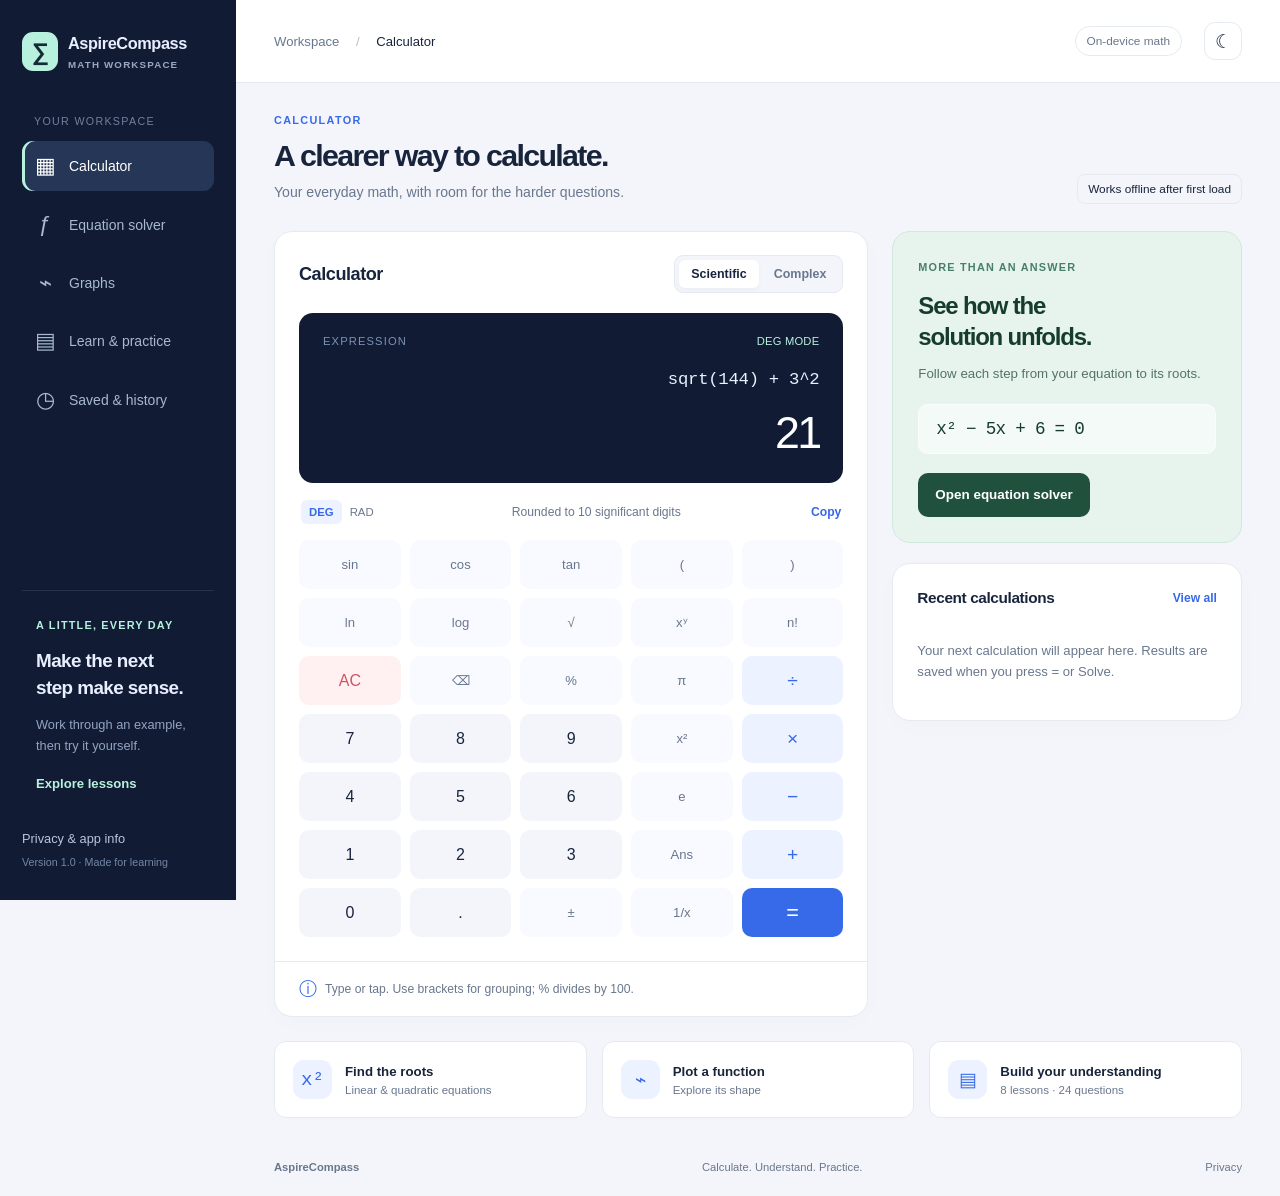
<file: index.html>
<!doctype html>
<html lang="en">
<head>
 <meta charset="utf-8"><meta name="viewport" content="width=device-width, initial-scale=1, viewport-fit=cover">
 <meta name="theme-color" content="#111c34"><meta name="description" content="AspireCompass: scientific calculator, algebra solutions with steps, complex numbers, graphs and guided math practice.">
 <meta http-equiv="Content-Security-Policy" content="default-src 'self'; script-src 'self'; style-src 'self' 'unsafe-inline'; img-src 'self' data:; connect-src 'self'; object-src 'none'; base-uri 'none'">
 <title>AspireCompass · Math workspace</title><link rel="icon" href="icon.svg" type="image/svg+xml"><link rel="manifest" href="manifest.webmanifest"><link rel="stylesheet" href="styles.css">
 <script defer src="math-engine.js"></script><script defer src="lessons.js"></script><script defer src="app.js"></script>
</head>
<body>
 <div class="app-shell">
  <aside class="sidebar">
   <a class="brand" href="#calculator"><span class="brand-symbol">∑</span><span>AspireCompass<small>MATH WORKSPACE</small></span></a>
   <div class="nav-label">YOUR WORKSPACE</div>
   <nav aria-label="Main navigation" class="main-nav">
    <a href="#calculator" data-route="calculator"><span class="nav-icon">▦</span>Calculator</a>
    <a href="#solver" data-route="solver"><span class="nav-icon">ƒ</span>Equation solver</a>
    <a href="#graph" data-route="graph"><span class="nav-icon">⌁</span>Graphs</a>
    <a href="#learn" data-route="learn"><span class="nav-icon">▤</span>Learn & practice</a>
    <a href="#history" data-route="history"><span class="nav-icon">◷</span>Saved & history</a>
   </nav>
   <div class="sidebar-note"><span class="tiny-title">A LITTLE, EVERY DAY</span><h3>Make the next<br>step make sense.</h3><p>Work through an example,<br>then try it yourself.</p><a href="#learn" class="sidebar-link">Explore lessons</a></div>
   <div class="sidebar-bottom"><button data-action="privacy">Privacy & app info</button><span>Version 1.0 · Made for learning</span></div>
  </aside>
  <div class="workspace">
   <header class="topbar"><a href="#calculator" class="mobile-brand"><span class="brand-symbol">∑</span>AspireCompass</a><div class="breadcrumb">Workspace <span>/</span> <strong id="breadcrumb-title">Calculator</strong></div><div class="top-actions"><span class="local-badge">On-device math</span><button class="icon-button" id="theme-button" data-action="theme" aria-label="Switch color theme" title="Switch color theme">☾</button></div></header>
   <main id="content" tabindex="-1"></main>
   <footer class="workspace-footer"><span>AspireCompass</span><span>Calculate. Understand. Practice.</span><button data-action="privacy">Privacy</button></footer>
  </div>
 </div>
 <nav class="bottom-nav" aria-label="Mobile navigation"><a href="#calculator" data-route="calculator"><span>▦</span>Calculate</a><a href="#solver" data-route="solver"><span>ƒ</span>Solve</a><a href="#graph" data-route="graph"><span>⌁</span>Graph</a><a href="#learn" data-route="learn"><span>▤</span>Learn</a><a href="#history" data-route="history"><span>◷</span>Saved</a></nav>
 <div id="toast" role="status" aria-live="polite"></div>
 <dialog id="info-dialog"><div class="dialog-top"><h2>Privacy & app info</h2><button class="icon-button" data-action="close-dialog" aria-label="Close">×</button></div><div class="dialog-content"><p><strong>Your math stays on your device.</strong> This version has no accounts, advertisements, analytics SDKs or AI services. Expressions and practice answers are processed locally.</p><h3>What is stored</h3><p>Calculation history, bookmarks, practice progress, theme and angle settings are saved in this browser or WebView. Clear them in Saved & history. Clearing browser/app storage also removes them.</p><h3>Website hosting</h3><p>When hosted on GitHub Pages, GitHub processes hosting requests and may log IP addresses for security. Calculations are not sent to the host. <a href="https://docs.github.com/en/site-policy/privacy-policies/github-general-privacy-statement" target="_blank" rel="noopener">GitHub privacy statement</a>.</p><h3>Supported mathematics</h3><p>The equation solver handles real-coefficient linear and quadratic polynomials, including complex roots. The systems solver handles 2 or 3 linear equations. Graphs show sampled real-valued functions. Results use floating-point arithmetic and are displayed rounded; near-singular systems and extreme numbers may need higher-precision tools.</p><h3>About AspireCompass</h3><p>Math Calculator & Solver · Version 1.0<br>Original lessons and deterministic mathematical solutions.</p><p>For support, open an issue in the GitHub repository hosting this app. The repository owner can add a direct support email before publishing.</p></div></dialog>
</body>
</html>
</file>
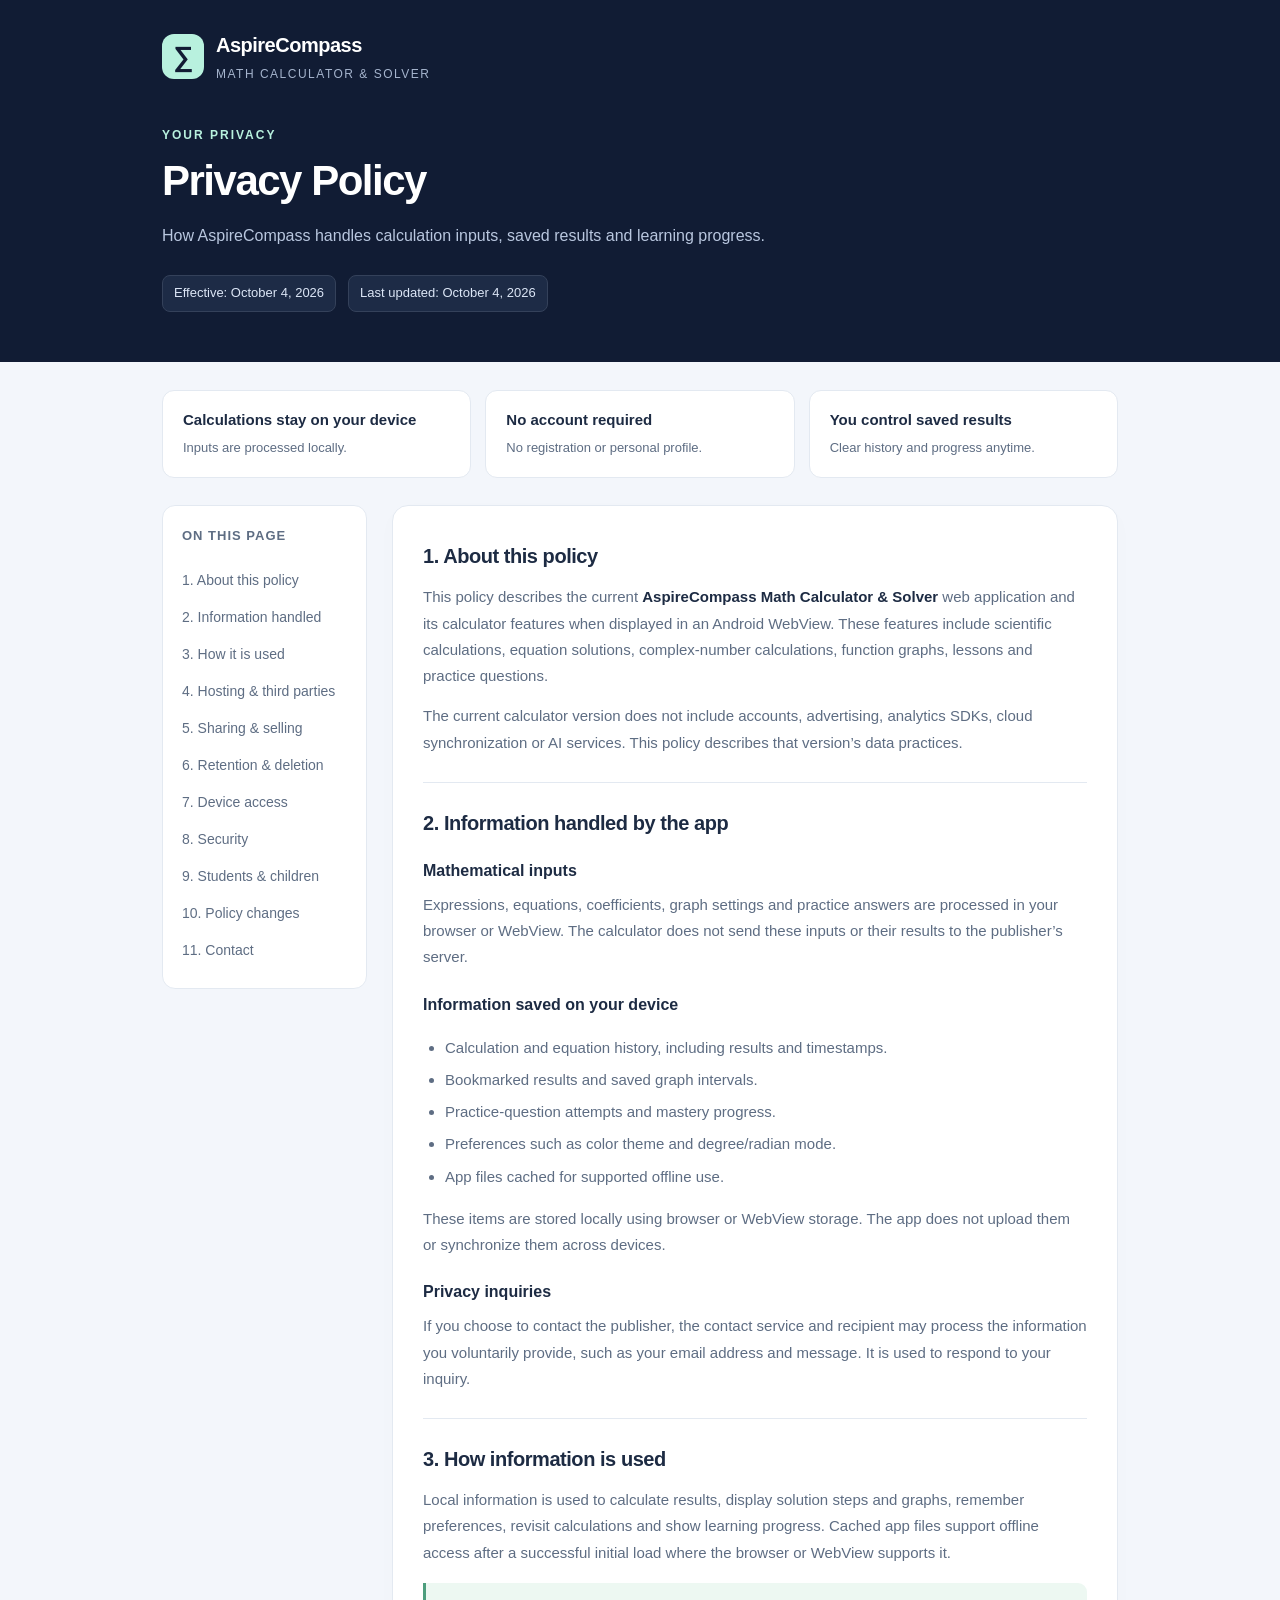
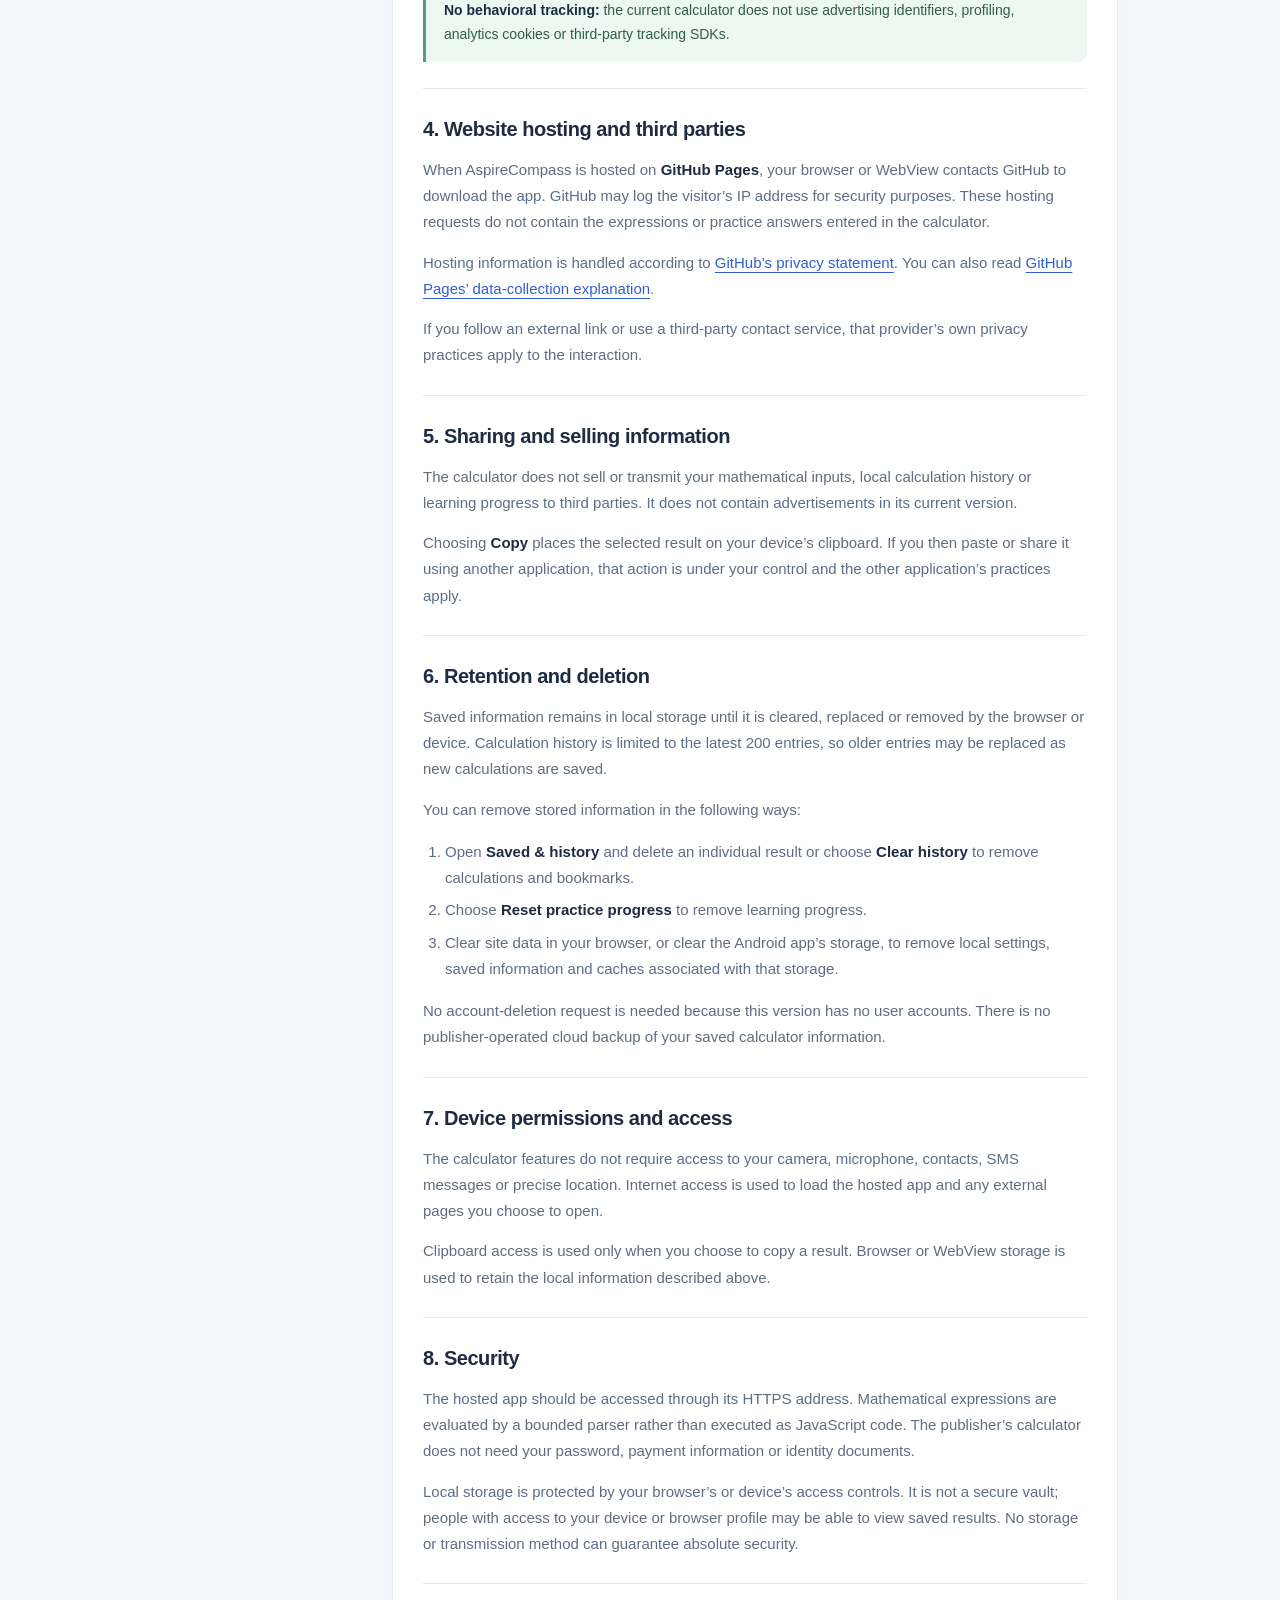
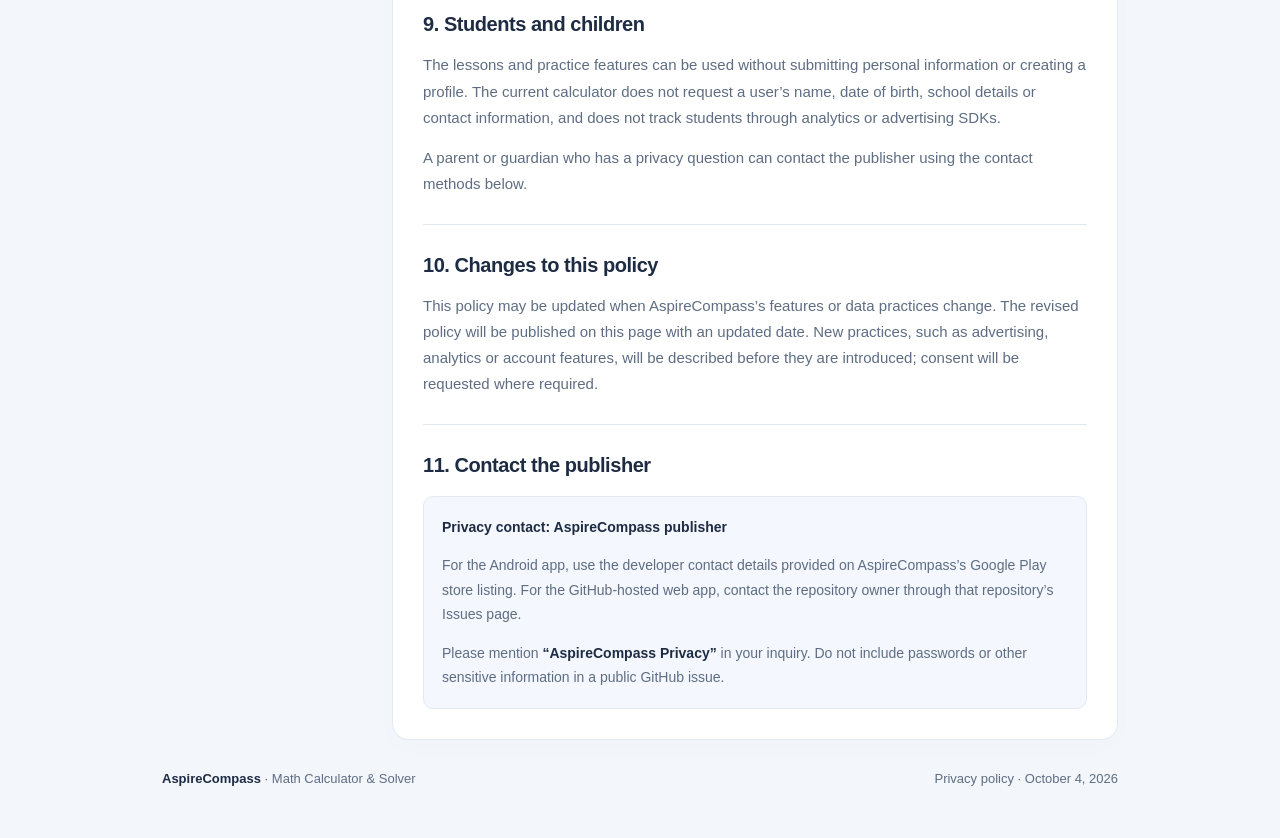
<file: privacy.html>
<!doctype html>
<html lang="en">
<head>
  <meta charset="utf-8">
  <meta name="viewport" content="width=device-width, initial-scale=1">
  <meta name="theme-color" content="#111c34">
  <meta name="description" content="Privacy policy for AspireCompass Math Calculator & Solver, including local calculation history, practice progress and website hosting.">
  <meta name="color-scheme" content="light">
  <title>Privacy Policy | AspireCompass</title>
  <style>
    :root{--navy:#111c34;--ink:#1d2b43;--muted:#5e6d83;--line:#e3e9f1;--mint:#b8f1de;--blue:#315fd1;--paper:#fff;--bg:#f3f6fb}
    *{box-sizing:border-box}html{scroll-behavior:smooth;scroll-padding-top:24px}body{margin:0;background:var(--bg);color:var(--ink);font-family:Inter,-apple-system,BlinkMacSystemFont,"Segoe UI",Arial,sans-serif;font-size:16px;line-height:1.75}a{color:var(--blue);text-underline-offset:4px;overflow-wrap:anywhere}a:hover{text-decoration-thickness:2px}a:focus-visible{outline:3px solid #78a4ff;outline-offset:5px;border-radius:3px}h1,h2,h3,p{margin:0}p+p{margin-top:14px}.skip-link{position:absolute;left:16px;top:-100px;background:white;padding:12px;z-index:10}.skip-link:focus{top:12px}
    .masthead{background:var(--navy);color:white}.masthead-inner{max-width:1020px;margin:auto;padding:28px 32px 50px}.brand{display:flex;align-items:center;gap:12px;font-weight:700;font-size:20px;letter-spacing:-.5px}.brand-mark{display:grid;place-items:center;width:42px;height:45px;border-radius:12px;color:var(--navy);background:var(--mint);font-size:28px;line-height:1}.brand-subtitle{display:block;font-size:12px;letter-spacing:1.5px;text-transform:uppercase;font-weight:500;color:#a5b4cd;margin-top:1px}.eyebrow{margin-top:40px;color:var(--mint);font-size:12px;letter-spacing:2px;font-weight:700;text-transform:uppercase}h1{font-size:42px;line-height:1.2;letter-spacing:-1.5px;margin-top:10px}.intro{color:#b9c7df;max-width:650px;font-size:16px;margin-top:16px}.date-row{display:flex;gap:12px;flex-wrap:wrap;margin-top:25px}.date-row span{font-size:13px;background:#1d2b46;border:1px solid #34415a;border-radius:8px;padding:6px 11px;color:#dce6f6}
    .page{max-width:1020px;margin:0 auto;padding:28px 32px 48px}.summary{display:grid;grid-template-columns:repeat(3,1fr);gap:14px;margin-bottom:27px}.summary-item{background:var(--paper);border:1px solid var(--line);border-radius:12px;padding:18px 20px}.summary-item strong{display:block;font-size:15px;line-height:1.5}.summary-item span{display:block;font-size:13px;color:var(--muted);margin-top:5px}.content-grid{display:grid;grid-template-columns:205px minmax(0,1fr);gap:25px;align-items:start}.contents{position:sticky;top:25px;padding:19px;background:var(--paper);border:1px solid var(--line);border-radius:13px}.contents h2{font-size:13px;color:var(--muted);letter-spacing:1px;text-transform:uppercase;margin-bottom:14px}.contents a{display:block;text-decoration:none;color:var(--muted);font-size:14px;line-height:1.5;padding:8px 0}.contents a:hover{color:var(--blue)}.policy{background:var(--paper);border:1px solid var(--line);border-radius:16px;padding:10px 30px 30px;box-shadow:0 6px 24px #111c3404}.policy section{padding:26px 0;border-bottom:1px solid var(--line);scroll-margin-top:25px}.policy section:last-child{border:0;padding-bottom:0}.policy h2{font-size:20px;line-height:1.4;letter-spacing:-.45px;margin-bottom:14px}.policy h3{font-size:16px;margin:20px 0 7px}.policy p,.policy li{font-size:15px;color:var(--muted)}.policy strong{color:var(--ink);font-weight:600}.policy ul,.policy ol{margin:13px 0;padding-left:22px}.policy li{padding:3px 0}.note{background:#edf8f2;border-left:3px solid #4d9e7d;border-radius:0 9px 9px 0;padding:15px 18px;margin-top:17px}.note p{color:#315c49;font-size:14px}.contact-box{background:#f4f7fd;border:1px solid var(--line);border-radius:10px;padding:18px;margin-top:17px}.contact-box p{font-size:14px}.footer{display:flex;justify-content:space-between;gap:15px;margin-top:28px;color:var(--muted);font-size:13px}.footer strong{color:var(--ink);font-weight:600}
    @media(max-width:760px){.masthead-inner{padding:24px 22px 35px}.eyebrow{margin-top:30px}h1{font-size:35px}.intro{font-size:15px}.page{padding:22px 18px 35px}.content-grid{grid-template-columns:1fr;gap:18px}.contents{position:static;padding:18px 20px}.contents nav{display:grid;grid-template-columns:1fr 1fr;column-gap:17px}.contents a{font-size:14px}.policy{padding:5px 23px 25px}.summary{gap:10px;margin-bottom:20px}.summary-item{padding:15px 13px}.summary-item strong{font-size:14px}.summary-item span{font-size:12px}.footer{font-size:12px}}
    @media(max-width:430px){.brand{font-size:19px}.brand-subtitle{font-size:11px}.summary{grid-template-columns:1fr}.summary-item{padding:14px 18px}.summary-item strong{font-size:15px}.summary-item span{font-size:13px}.policy{padding:4px 20px 23px}.policy h2{font-size:19px}.policy p,.policy li{font-size:15px}.date-row{gap:8px}.date-row span{font-size:12px}.footer{flex-direction:column;gap:3px}}
    @media(prefers-reduced-motion:reduce){html{scroll-behavior:auto}}
    @media print{body{background:white;color:#111}.masthead{background:white;color:#111;border-bottom:1px solid #ccc}.masthead-inner{padding:15px 0 22px}.brand-mark{border:1px solid #999}.brand-subtitle,.intro,.eyebrow{color:#444}.date-row span{background:white;color:#333;border-color:#ccc}.page{max-width:none;padding:20px 0}.contents,.summary,.skip-link{display:none}.content-grid{display:block}.policy{border:0;box-shadow:none;padding:0}.policy section{break-inside:avoid}.footer{margin-top:18px}h1{font-size:30px}a{color:#111}}
  </style>
</head>
<body>
  <a class="skip-link" href="#policy">Skip to privacy policy</a>
  <header class="masthead">
    <div class="masthead-inner">
      <div class="brand"><span class="brand-mark" aria-hidden="true">∑</span><div>AspireCompass<span class="brand-subtitle">Math Calculator &amp; Solver</span></div></div>
      <p class="eyebrow">Your privacy</p>
      <h1>Privacy Policy</h1>
      <p class="intro">How AspireCompass handles calculation inputs, saved results and learning progress.</p>
      <div class="date-row"><span>Effective: October 4, 2026</span><span>Last updated: October 4, 2026</span></div>
    </div>
  </header>
  <main class="page">
    <div class="summary" aria-label="Privacy overview">
      <div class="summary-item"><strong>Calculations stay on your device</strong><span>Inputs are processed locally.</span></div>
      <div class="summary-item"><strong>No account required</strong><span>No registration or personal profile.</span></div>
      <div class="summary-item"><strong>You control saved results</strong><span>Clear history and progress anytime.</span></div>
    </div>
    <div class="content-grid">
      <aside class="contents" aria-label="Policy contents">
        <h2>On this page</h2>
        <nav>
          <a href="#scope">1. About this policy</a><a href="#information">2. Information handled</a><a href="#use">3. How it is used</a><a href="#hosting">4. Hosting &amp; third parties</a><a href="#sharing">5. Sharing &amp; selling</a><a href="#retention">6. Retention &amp; deletion</a><a href="#permissions">7. Device access</a><a href="#security">8. Security</a><a href="#students">9. Students &amp; children</a><a href="#changes">10. Policy changes</a><a href="#contact">11. Contact</a>
        </nav>
      </aside>
      <article class="policy" id="policy" aria-label="AspireCompass privacy policy">
        <section id="scope">
          <h2>1. About this policy</h2>
          <p>This policy describes the current <strong>AspireCompass Math Calculator &amp; Solver</strong> web application and its calculator features when displayed in an Android WebView. These features include scientific calculations, equation solutions, complex-number calculations, function graphs, lessons and practice questions.</p>
          <p>The current calculator version does not include accounts, advertising, analytics SDKs, cloud synchronization or AI services. This policy describes that version’s data practices.</p>
        </section>
        <section id="information">
          <h2>2. Information handled by the app</h2>
          <h3>Mathematical inputs</h3>
          <p>Expressions, equations, coefficients, graph settings and practice answers are processed in your browser or WebView. The calculator does not send these inputs or their results to the publisher’s server.</p>
          <h3>Information saved on your device</h3>
          <ul>
            <li>Calculation and equation history, including results and timestamps.</li>
            <li>Bookmarked results and saved graph intervals.</li>
            <li>Practice-question attempts and mastery progress.</li>
            <li>Preferences such as color theme and degree/radian mode.</li>
            <li>App files cached for supported offline use.</li>
          </ul>
          <p>These items are stored locally using browser or WebView storage. The app does not upload them or synchronize them across devices.</p>
          <h3>Privacy inquiries</h3>
          <p>If you choose to contact the publisher, the contact service and recipient may process the information you voluntarily provide, such as your email address and message. It is used to respond to your inquiry.</p>
        </section>
        <section id="use">
          <h2>3. How information is used</h2>
          <p>Local information is used to calculate results, display solution steps and graphs, remember preferences, revisit calculations and show learning progress. Cached app files support offline access after a successful initial load where the browser or WebView supports it.</p>
          <div class="note"><p><strong>No behavioral tracking:</strong> the current calculator does not use advertising identifiers, profiling, analytics cookies or third-party tracking SDKs.</p></div>
        </section>
        <section id="hosting">
          <h2>4. Website hosting and third parties</h2>
          <p>When AspireCompass is hosted on <strong>GitHub Pages</strong>, your browser or WebView contacts GitHub to download the app. GitHub may log the visitor’s IP address for security purposes. These hosting requests do not contain the expressions or practice answers entered in the calculator.</p>
          <p>Hosting information is handled according to <a href="https://docs.github.com/en/site-policy/privacy-policies/github-general-privacy-statement" target="_blank" rel="noopener noreferrer">GitHub’s privacy statement</a>. You can also read <a href="https://docs.github.com/en/pages/getting-started-with-github-pages/what-is-github-pages#data-collection" target="_blank" rel="noopener noreferrer">GitHub Pages’ data-collection explanation</a>.</p>
          <p>If you follow an external link or use a third-party contact service, that provider’s own privacy practices apply to the interaction.</p>
        </section>
        <section id="sharing">
          <h2>5. Sharing and selling information</h2>
          <p>The calculator does not sell or transmit your mathematical inputs, local calculation history or learning progress to third parties. It does not contain advertisements in its current version.</p>
          <p>Choosing <strong>Copy</strong> places the selected result on your device’s clipboard. If you then paste or share it using another application, that action is under your control and the other application’s practices apply.</p>
        </section>
        <section id="retention">
          <h2>6. Retention and deletion</h2>
          <p>Saved information remains in local storage until it is cleared, replaced or removed by the browser or device. Calculation history is limited to the latest 200 entries, so older entries may be replaced as new calculations are saved.</p>
          <p>You can remove stored information in the following ways:</p>
          <ol>
            <li>Open <strong>Saved &amp; history</strong> and delete an individual result or choose <strong>Clear history</strong> to remove calculations and bookmarks.</li>
            <li>Choose <strong>Reset practice progress</strong> to remove learning progress.</li>
            <li>Clear site data in your browser, or clear the Android app’s storage, to remove local settings, saved information and caches associated with that storage.</li>
          </ol>
          <p>No account-deletion request is needed because this version has no user accounts. There is no publisher-operated cloud backup of your saved calculator information.</p>
        </section>
        <section id="permissions">
          <h2>7. Device permissions and access</h2>
          <p>The calculator features do not require access to your camera, microphone, contacts, SMS messages or precise location. Internet access is used to load the hosted app and any external pages you choose to open.</p>
          <p>Clipboard access is used only when you choose to copy a result. Browser or WebView storage is used to retain the local information described above.</p>
        </section>
        <section id="security">
          <h2>8. Security</h2>
          <p>The hosted app should be accessed through its HTTPS address. Mathematical expressions are evaluated by a bounded parser rather than executed as JavaScript code. The publisher’s calculator does not need your password, payment information or identity documents.</p>
          <p>Local storage is protected by your browser’s or device’s access controls. It is not a secure vault; people with access to your device or browser profile may be able to view saved results. No storage or transmission method can guarantee absolute security.</p>
        </section>
        <section id="students">
          <h2>9. Students and children</h2>
          <p>The lessons and practice features can be used without submitting personal information or creating a profile. The current calculator does not request a user’s name, date of birth, school details or contact information, and does not track students through analytics or advertising SDKs.</p>
          <p>A parent or guardian who has a privacy question can contact the publisher using the contact methods below.</p>
        </section>
        <section id="changes">
          <h2>10. Changes to this policy</h2>
          <p>This policy may be updated when AspireCompass’s features or data practices change. The revised policy will be published on this page with an updated date. New practices, such as advertising, analytics or account features, will be described before they are introduced; consent will be requested where required.</p>
        </section>
        <section id="contact">
          <h2>11. Contact the publisher</h2>
          <!-- To provide direct email support, replace the contact paragraph below with your real support address and a mailto link. No email address has been invented. -->
          <div class="contact-box">
            <p><strong>Privacy contact: AspireCompass publisher</strong></p>
            <p>For the Android app, use the developer contact details provided on AspireCompass’s Google Play store listing. For the GitHub-hosted web app, contact the repository owner through that repository’s Issues page.</p>
            <p>Please mention <strong>“AspireCompass Privacy”</strong> in your inquiry. Do not include passwords or other sensitive information in a public GitHub issue.</p>
          </div>
        </section>
      </article>
    </div>
    <footer class="footer"><span><strong>AspireCompass</strong> · Math Calculator &amp; Solver</span><span>Privacy policy · October 4, 2026</span></footer>
  </main>
</body>
</html>
</file>
<file: styles.css>
:root{font-family:Inter,ui-sans-serif,-apple-system,BlinkMacSystemFont,"Segoe UI",sans-serif;color:#17243c;background:#f3f5fa;font-size:16px;--bg:#f3f5fa;--card:#fff;--ink:#17243c;--muted:#69778e;--line:#e5eaf2;--accent:#376ae8;--accent-soft:#ecf2ff;--purple:#805fd3;--mint:#b8f1de;--input:#f8faff;--shadow:0 6px 24px #12234404}
*{box-sizing:border-box}body{margin:0}a{color:inherit;text-decoration:none}button,input,select{font:inherit}button,a,input,select{ -webkit-tap-highlight-color:transparent }button{cursor:pointer}button:disabled{cursor:default;opacity:.5}button:focus-visible,a:focus-visible,input:focus-visible,select:focus-visible{outline:3px solid #6899ff;outline-offset:3px}button{border:0}input,select{color:var(--ink)}button{color:inherit}h1,h2,h3,p{margin:0}h1{font-size:1.9rem;letter-spacing:-.055em;line-height:1.25}h2{font-size:1.13rem;letter-spacing:-.025em}h3{font-size:1rem;line-height:1.45}p{line-height:1.65}small{font-size:.8rem}code,.math-text{font-family:"SFMono-Regular",Consolas,monospace}button{background:transparent}.app-shell{display:flex;min-height:100vh}.sidebar{width:236px;background:#111c34;color:#e9efff;position:fixed;inset:0 auto 0 0;display:flex;flex-direction:column;padding:32px 22px;z-index:10}.brand{display:flex;gap:10px;align-items:center;font-size:1.02rem;font-weight:700;letter-spacing:-.025em}.brand-symbol{display:flex;align-items:center;justify-content:center;background:#b8f1de;color:#142a34;width:36px;height:39px;border-radius:11px;font-size:1.5rem;font-weight:700;flex-shrink:0}.brand small{display:block;font-size:.61rem;letter-spacing:.12em;color:#9aa8c3;margin-top:6px}.nav-label{font-size:.67rem;letter-spacing:.12em;color:#6f809f;margin:44px 12px 14px}.main-nav{display:grid;gap:8px}.main-nav a{display:flex;gap:14px;align-items:center;border-radius:11px;padding:14px 13px;color:#a9b7d2;font-size:.875rem;font-weight:500}.main-nav a:hover{background:#1c2944;color:#fff}.main-nav a.active{background:#253657;color:#fff;box-shadow:inset 3px 0 #b8f1de}.nav-icon{width:20px;text-align:center;font-size:1.4rem;line-height:1}.sidebar-note{margin-top:auto;padding:24px 14px;border-top:1px solid #25334b}.tiny-title,.eyebrow{font-size:.68rem;font-weight:700;letter-spacing:.11em}.sidebar-note .tiny-title{color:#b8f1de}.sidebar-note h3{font-size:1.18rem;margin:14px 0 12px;letter-spacing:-.03em;line-height:1.45}.sidebar-note p{font-size:.8rem;color:#93a4c3}.sidebar-link{display:inline-block;color:#b8f1de;font-size:.82rem;font-weight:600;margin-top:20px}.sidebar-bottom{margin-top:15px;display:grid;gap:10px;color:#7487a7;font-size:.67rem}.sidebar-bottom button{text-align:left;padding:0;color:#b9c5dc;font-size:.8rem}.workspace{width:calc(100% - 236px);margin-left:236px}.topbar{height:83px;padding:0 38px;border-bottom:1px solid var(--line);display:flex;align-items:center;justify-content:space-between;background:var(--card)}.breadcrumb{font-size:.82rem;color:var(--muted)}.breadcrumb span{padding:0 13px;color:#b4bed0}.breadcrumb strong{font-weight:500;color:var(--ink)}.top-actions{display:flex;align-items:center;gap:22px}.local-badge{font-size:.74rem;color:var(--muted);border:1px solid var(--line);border-radius:30px;padding:7px 11px}.icon-button{display:grid;place-items:center;width:38px;height:38px;border:1px solid var(--line);border-radius:11px;font-size:1.2rem;background:var(--card)}.mobile-brand,.bottom-nav{display:none}main{padding:31px 38px 20px;max-width:1390px;margin:auto;min-height:calc(100vh - 160px)}.page-heading{display:flex;align-items:flex-end;justify-content:space-between;gap:20px;margin-bottom:27px}.page-heading p{color:var(--muted);font-size:.88rem;margin-top:7px}.section-kicker{display:block;color:var(--accent);font-size:.68rem;font-weight:700;letter-spacing:.12em;margin-bottom:10px}.pill{font-size:.74rem;padding:7px 10px;border:1px solid var(--line);border-radius:8px;white-space:nowrap}.grid-work{display:grid;grid-template-columns:minmax(340px,1.7fr) minmax(270px,1fr);gap:24px;align-items:start}.card{background:var(--card);border:1px solid var(--line);border-radius:18px;box-shadow:var(--shadow);overflow:hidden}.card-head{padding:23px 24px 20px;display:flex;align-items:center;justify-content:space-between;gap:14px}.subtext{color:var(--muted);font-size:.81rem;line-height:1.6}.tabs{display:flex;padding:4px;background:var(--bg);border:1px solid var(--line);border-radius:9px;gap:3px}.tabs button{font-size:.78rem;padding:7px 12px;border-radius:6px;font-weight:600;color:var(--muted)}.tabs button.active{background:var(--card);color:var(--ink);box-shadow:0 2px 5px #12234409}.calc-screen{background:#111c34;color:#fff;margin:0 24px 17px;border-radius:14px;padding:22px 24px;min-height:170px;display:flex;flex-direction:column;justify-content:space-between}.screen-top{display:flex;align-items:center;justify-content:space-between;color:#7c91b6;font-size:.7rem;letter-spacing:.1em}.screen-top span:last-child{color:#b8f1de;letter-spacing:.02em}.expression{width:100%;background:none;border:none;text-align:right;color:#e9f0ff;font-family:Consolas,monospace;font-size:1.08rem;padding:15px 0 8px;min-height:49px;outline:none;letter-spacing:-.015em}.expression::placeholder{color:#7c91b6}.screen-answer{font-size:2.8rem;line-height:1.25;text-align:right;letter-spacing:-.06em;overflow-wrap:anywhere;font-variant-numeric:tabular-nums}.calc-toolbar{display:flex;align-items:center;justify-content:space-between;padding:0 26px 16px;font-size:.76rem;color:var(--muted);gap:10px}.angle-control button{padding:6px 8px;font-size:.71rem;border-radius:6px}.angle-control button.active{background:var(--accent-soft);color:var(--accent);font-weight:700}.keypad{display:grid;grid-template-columns:repeat(5,minmax(0,1fr));gap:9px;padding:0 24px 24px}.key{background:var(--bg);border:1px solid transparent;border-radius:10px;min-height:49px;font-size:1rem;font-weight:500}.key:hover{border-color:#9fb7ed}.key.function{font-size:.82rem;color:var(--muted);background:var(--input)}.key.operator{background:var(--accent-soft);color:var(--accent);font-size:1.2rem}.key.danger{color:#ce5563;background:#fff0f1}.key.equal{background:var(--accent);color:white;font-size:1.35rem}.calc-hint{border-top:1px solid var(--line);padding:15px 24px;font-size:.76rem;color:var(--muted);display:flex;gap:8px;align-items:center}.calc-hint span{color:var(--accent);font-size:1.1rem}.stack{display:grid;gap:20px}.feature-card{padding:25px;background:#e7f4ee;border:1px solid #d1e8dd;border-radius:18px;color:#163c30;position:relative;overflow:hidden}.feature-card .eyebrow{color:#487f69}.feature-card h2{font-size:1.5rem;margin:15px 0 10px;line-height:1.3;letter-spacing:-.05em}.feature-card p{color:#547366;font-size:.83rem}.feature-formula{background:#ffffff80;border:1px solid #ffffffa0;margin:19px 0;font-family:Consolas,monospace;font-size:1.1rem;padding:14px 17px;border-radius:10px;letter-spacing:-.04em}.primary,.secondary{display:inline-flex;justify-content:center;align-items:center;gap:8px;border-radius:10px;padding:12px 17px;font-size:.84rem;font-weight:600;min-height:44px}.primary{background:var(--accent);color:white}.primary:hover{filter:brightness(1.08)}.secondary{background:var(--bg);border:1px solid var(--line);color:var(--ink)}.feature-card .primary{background:#1f513d}.card-body{padding:0 24px 24px}.mini-heading{display:flex;justify-content:space-between;align-items:center;margin-bottom:17px}.mini-heading h2{font-size:.96rem}.text-link{color:var(--accent);font-size:.76rem;font-weight:600;padding:4px 0}.recent-row{padding:14px 0;border-top:1px solid var(--line);display:flex;justify-content:space-between;align-items:center;gap:15px}.recent-row:first-child{border-top:0}.recent-row .math-text{font-size:.8rem;overflow-wrap:anywhere}.recent-row small{display:block;color:var(--muted);margin-top:5px;font-size:.69rem}.recent-row strong{font-size:.9rem;white-space:nowrap;max-width:45%;overflow:hidden;text-overflow:ellipsis}.empty-mini{padding:14px 0;color:var(--muted);font-size:.82rem;line-height:1.6}.quick-tools{margin-top:24px;display:grid;grid-template-columns:repeat(3,1fr);gap:15px}.quick-tool{display:flex;align-items:center;gap:13px;text-align:left;background:var(--card);border:1px solid var(--line);border-radius:12px;padding:18px}.tool-icon{width:39px;height:39px;display:grid;place-items:center;background:var(--accent-soft);color:var(--accent);border-radius:11px;font-family:Consolas,monospace;font-size:1.2rem;flex-shrink:0}.quick-tool strong{font-size:.83rem;display:block}.quick-tool small{font-size:.72rem;color:var(--muted);display:block;margin-top:5px}.workspace-footer{display:flex;justify-content:space-between;gap:15px;padding:23px 38px;font-size:.7rem;color:var(--muted);max-width:1390px;margin:auto}.workspace-footer span:first-child{font-weight:600}.workspace-footer button{font-size:inherit;color:inherit;padding:0}.form-label{display:block;font-size:.78rem;font-weight:600;margin-bottom:9px}.field{width:100%;background:var(--input);border:1px solid var(--line);border-radius:10px;padding:13px 14px;font-size:1rem;min-height:47px}.equation-input{font-family:Consolas,monospace;font-size:1.08rem;padding:17px}.field-note{font-size:.75rem;color:var(--muted);margin-top:9px;line-height:1.6}.row{display:flex;gap:12px;align-items:center}.row>*{min-width:0}.form-row{display:grid;grid-template-columns:1fr 1fr;gap:14px;margin-bottom:18px}.form-actions{display:flex;gap:10px;margin-top:21px;flex-wrap:wrap}.example-chips{display:flex;gap:7px;flex-wrap:wrap;margin:17px 0 0}.example-chips button{border:1px solid var(--line);padding:7px 10px;border-radius:7px;font-family:Consolas,monospace;font-size:.72rem;color:var(--muted);background:var(--card)}.example-chips button:hover{color:var(--accent);border-color:var(--accent)}.error{color:#b63b50;background:#fff0f3;border:1px solid #f7cfda;border-radius:10px;padding:12px 15px;font-size:.83rem;line-height:1.5;margin-top:15px}.result-card{margin-top:23px}.result-hero{padding:26px;background:var(--accent-soft);border-bottom:1px solid var(--line)}.result-heading{display:flex;align-items:center;justify-content:space-between;gap:10px;margin-bottom:18px}.result-heading span{color:var(--accent);font-size:.72rem;font-weight:700;letter-spacing:.09em}.answer-pills{display:flex;gap:12px;flex-wrap:wrap}.answer-pill{font-family:Consolas,monospace;font-size:1.45rem;font-weight:600;padding:10px 16px;background:var(--card);border:1px solid var(--line);border-radius:10px;overflow-wrap:anywhere}.result-meta{color:var(--muted);font-size:.78rem;margin-top:14px}.steps{padding:8px 24px 22px}.step{padding:21px 0;border-bottom:1px solid var(--line);display:flex;gap:15px}.step:last-child{border:0}.step-number{display:grid;place-items:center;width:29px;height:29px;border-radius:50%;font-size:.76rem;color:var(--accent);background:var(--accent-soft);flex-shrink:0}.step h3{font-size:.87rem;margin-top:3px}.step p{font-size:.8rem;color:var(--muted);margin-top:6px}.step .math-text{font-size:.9rem;color:var(--ink);line-height:1.9;margin-top:9px;overflow-wrap:anywhere}.verification{background:#e9f7f0;color:#276849;border:1px solid #d0eddf;padding:15px 17px;border-radius:10px;font-size:.79rem;line-height:1.6;margin:0 24px 23px}.verification.warn{background:#fff5e5;color:#875819;border-color:#f4deb8}.system-fields{display:grid;gap:15px}.matrix{display:grid;gap:5px;font-family:Consolas,monospace;font-size:.82rem;margin-top:12px;background:var(--input);padding:12px;border:1px solid var(--line);border-radius:8px;width:fit-content;max-width:100%;overflow:auto}.matrix-row{display:flex;gap:16px}.matrix-row span{min-width:46px;text-align:right}.matrix-row span:last-child{border-left:1px solid var(--line);padding-left:12px}.support-list{display:grid;gap:16px;margin-top:18px}.support-item{display:flex;gap:11px;font-size:.82rem;line-height:1.6;color:var(--muted)}.support-item b{display:block;color:var(--ink);font-size:.84rem}.support-icon{color:var(--accent);font-size:1.05rem}.complex-answer{padding:24px;background:var(--accent-soft);border:1px solid var(--line);border-radius:12px;margin-top:22px}.complex-answer h3{color:var(--muted);font-weight:500;font-size:.75rem}.complex-answer .math-text{font-size:1.7rem;margin:13px 0;overflow-wrap:anywhere}.graph-form{display:grid;grid-template-columns:1fr 100px 100px auto;align-items:end;gap:12px;padding:0 24px 24px}.graph-viewport{position:relative;background:var(--card);padding:0 15px 15px}.graph-svg{width:100%;height:auto;min-height:240px;touch-action:pan-y;display:block;border:1px solid var(--line);border-radius:12px;background:var(--input)}.graph-controls{display:flex;align-items:center;gap:8px}.graph-controls button{font-size:.83rem}.graph-meta{display:flex;gap:20px;justify-content:space-between;color:var(--muted);font-size:.76rem;padding:0 24px 24px;flex-wrap:wrap}.legend{display:flex;align-items:center;gap:8px}.legend:before{content:'';width:22px;height:3px;background:var(--accent);display:block;border-radius:3px}.graph-presets{padding:0 24px 24px}.lesson-grid{display:grid;grid-template-columns:repeat(3,1fr);gap:17px}.lesson-card{padding:23px;display:flex;flex-direction:column;gap:14px}.lesson-card .tool-icon{width:45px;height:45px;font-size:1.25rem}.lesson-card h2{font-size:1.03rem}.lesson-card p{font-size:.8rem;color:var(--muted);flex:1}.lesson-foot{display:flex;justify-content:space-between;align-items:center;font-size:.72rem;color:var(--muted);margin-top:8px}.lesson-card:hover{border-color:#a9bceb}.lesson-detail{padding:26px}.lesson-detail h2{font-size:1.4rem;margin:20px 0 12px}.lesson-detail p{color:var(--muted);font-size:.91rem;margin:12px 0}.formula-box{background:var(--accent-soft);border:1px solid var(--line);padding:19px 20px;font-family:Consolas,monospace;font-size:1.05rem;border-radius:12px;margin:20px 0;line-height:1.75;overflow-wrap:anywhere}.lesson-detail ol{padding-left:23px;color:var(--ink);font-size:.88rem;line-height:1.9}.lesson-callout{border-left:3px solid var(--purple);background:var(--input);padding:16px 19px;border-radius:0 10px 10px 0;margin:20px 0}.lesson-callout p{margin:0;font-size:.84rem}.practice-card{padding:24px}.practice-question{font-family:Consolas,monospace;font-size:1.25rem;margin:19px 0;line-height:1.5}.progress-track{height:5px;background:var(--line);border-radius:5px;margin:15px 0;overflow:hidden}.progress-track span{display:block;height:100%;background:var(--accent)}.feedback{font-size:.83rem;line-height:1.6;border-radius:10px;padding:14px;margin-top:16px;background:var(--accent-soft);color:var(--ink)}.feedback.correct{background:#e9f7f0;color:#276849}.feedback.incorrect{background:#fff1ed;color:#9c4d2c}.stats-strip{display:grid;grid-template-columns:repeat(3,1fr);gap:14px;margin-bottom:24px}.stat{padding:18px 22px}.stat strong{display:block;font-size:1.5rem;letter-spacing:-.04em;margin-bottom:5px}.stat span{font-size:.76rem;color:var(--muted)}.history-controls{display:flex;gap:10px;margin-bottom:20px;align-items:center;flex-wrap:wrap}.history-controls .field{flex:1;min-width:150px}.history-list{display:grid;gap:12px}.history-item{padding:19px 23px;display:flex;gap:16px;align-items:center}.history-main{flex:1;min-width:0}.history-main .math-text{font-size:.87rem;overflow-wrap:anywhere;line-height:1.55}.history-main strong{font-size:1.12rem;display:block;margin:8px 0;overflow-wrap:anywhere}.history-meta{font-size:.73rem;color:var(--muted)}.history-actions{display:flex;gap:7px;flex-shrink:0}.history-actions .icon-button{width:35px;height:35px;font-size:1rem}.history-actions .starred{color:#bd8d16;background:#fff7df}.empty-state{text-align:center;padding:58px 25px}.empty-state .tool-icon{margin:0 auto 19px;width:55px;height:55px;font-size:1.6rem}.empty-state p{font-size:.86rem;color:var(--muted);margin:12px 0 22px}.full-width{width:100%}dialog{background:var(--card);color:var(--ink);border:1px solid var(--line);border-radius:18px;padding:0;width:min(620px,calc(100% - 28px));max-height:85vh;box-shadow:0 20px 70px #111c3440}dialog::backdrop{background:#111c3470;backdrop-filter:blur(3px)}.dialog-top{display:flex;justify-content:space-between;align-items:center;padding:22px 24px;border-bottom:1px solid var(--line)}.dialog-content{padding:8px 24px 25px}.dialog-content p{font-size:.84rem;color:var(--muted);margin:16px 0}.dialog-content h3{margin-top:21px}.dialog-content a{color:var(--accent);text-decoration:underline}#toast{position:fixed;left:50%;bottom:28px;transform:translateX(-50%) translateY(25px);background:#111c34;color:white;padding:13px 20px;border-radius:10px;box-shadow:0 8px 30px #0002;z-index:100;font-size:.82rem;opacity:0;pointer-events:none;transition:.2s;width:max-content;max-width:calc(100% - 30px)}#toast.visible{opacity:1;transform:translateX(-50%) translateY(0)}.success-label{color:#2a825b;font-size:.73rem}
body.dark{--bg:#10182a;--card:#18243a;--ink:#e3ebfb;--muted:#a1afc6;--line:#2c3a51;--accent:#8aaeff;--accent-soft:#273956;--input:#142037;--shadow:none;background:var(--bg);color:var(--ink)}body.dark .primary{background:#547de8;color:#fff}body.dark .key.equal{background:#547de8}body.dark .key.danger{background:#3b2332;color:#f29baa}body.dark .feature-card{background:#213c33;border-color:#355a4b;color:#d7f7e8}body.dark .feature-card p,body.dark .feature-card .eyebrow{color:#a6d3bf}body.dark .feature-formula{background:#152c2490;border-color:#355a4b}body.dark .verification,body.dark .feedback.correct{background:#183f30;border-color:#315b49;color:#b9e6ce}body.dark .error{background:#392234;color:#ffa2b2;border-color:#623249}body.dark .feedback.incorrect{background:#452a29;color:#ffbdab}body.dark .verification.warn{background:#453522;border-color:#725a33;color:#edca95}
@media(min-width:1600px){.grid-work{grid-template-columns:minmax(420px,1.6fr) minmax(310px,1fr)}.key{min-height:58px}}
@media(max-width:1150px){.sidebar{width:210px;padding:30px 16px}.brand{font-size:.93rem}.workspace{width:calc(100% - 210px);margin-left:210px}.topbar{padding:0 26px}main{padding:28px 26px}.grid-work{grid-template-columns:minmax(320px,1.4fr) minmax(235px,1fr);gap:18px}.card-head,.card-body{padding-left:20px;padding-right:20px}.tabs button{padding:7px 9px}.quick-tool{padding:14px;gap:9px}.quick-tools{gap:10px}.lesson-grid{grid-template-columns:repeat(2,1fr)}.graph-form{grid-template-columns:1fr 80px 80px}.graph-form .primary{grid-column:1/-1}.sidebar-note{padding-left:12px;padding-right:8px}.workspace-footer{padding:20px 26px}.feature-card{padding:22px}.feature-card h2{font-size:1.3rem}}
@media(max-width:900px) and (min-width:761px){.grid-work{grid-template-columns:1fr}.stack{grid-template-columns:1fr 1fr}.quick-tools{grid-template-columns:1fr 1fr 1fr}.quick-tool{display:block}.quick-tool .tool-icon{margin-bottom:10px}.key{min-height:55px}.sidebar-note h3{font-size:1.05rem}}
@media(max-width:760px){.sidebar{display:none}.workspace{width:100%;margin:0}.topbar{height:72px;padding:0 20px}.breadcrumb{display:none}.mobile-brand{display:flex;align-items:center;gap:9px;font-size:1rem;font-weight:700;letter-spacing:-.035em}.mobile-brand .brand-symbol{width:31px;height:34px;font-size:1.25rem;border-radius:9px}.top-actions{gap:10px}.local-badge{font-size:.65rem;padding:6px 8px}main{padding:25px 18px 15px;min-height:calc(100vh - 170px)}.page-heading{gap:10px;margin-bottom:22px}.page-heading p{font-size:.81rem}h1{font-size:1.65rem}.page-heading .pill{display:none}.grid-work{grid-template-columns:1fr;gap:20px}.stack{grid-template-columns:1fr 1fr;gap:14px}.feature-card{padding:20px}.feature-card h2{font-size:1.15rem}.feature-card p{font-size:.77rem}.feature-formula{font-size:.9rem;padding:12px;margin:14px 0}.stack>.card .card-body{padding:20px 16px}.card-head{padding:20px}.calc-screen{margin:0 20px 15px;padding:20px;min-height:158px}.screen-answer{font-size:2.6rem}.keypad{padding:0 20px 20px;gap:8px}.key{min-height:49px}.calc-toolbar{padding:0 21px 14px}.quick-tools{margin-top:19px;gap:10px}.quick-tool{display:block;padding:15px 13px}.quick-tool .tool-icon{margin-bottom:10px}.quick-tool strong{font-size:.78rem}.quick-tool small{font-size:.69rem;line-height:1.5}.bottom-nav{display:grid;grid-template-columns:repeat(5,1fr);position:fixed;bottom:0;left:0;right:0;z-index:20;background:var(--card);border-top:1px solid var(--line);padding:8px 6px calc(8px + env(safe-area-inset-bottom));box-shadow:0 -5px 20px #12234406}.bottom-nav a{font-size:.72rem;color:var(--muted);display:flex;align-items:center;flex-direction:column;gap:4px;padding:5px 1px;border-radius:9px;font-weight:500}.bottom-nav a span{font-size:1.4rem;line-height:1.2}.bottom-nav a.active{color:var(--accent);background:var(--accent-soft)}body{padding-bottom:calc(78px + env(safe-area-inset-bottom))}.workspace-footer{padding:22px 18px;font-size:.65rem}.workspace-footer span:nth-child(2){display:none}.lesson-grid{gap:12px}.lesson-card{padding:19px;gap:12px}.lesson-card h2{font-size:.96rem}.lesson-card p{font-size:.77rem}.lesson-foot{font-size:.67rem;gap:8px}.lesson-detail{padding:21px}.lesson-detail h2{font-size:1.2rem}.lesson-detail p{font-size:.86rem}.graph-form{grid-template-columns:1fr 1fr;padding:0 20px 20px}.graph-form>div:first-child{grid-column:1/-1}.graph-form .primary{grid-column:1/-1}.graph-svg{min-height:210px}.graph-meta{padding:0 20px 20px}.stats-strip{gap:10px}.stat{padding:15px}.stat strong{font-size:1.3rem}.stat span{font-size:.7rem}.history-item{padding:17px;gap:11px;align-items:start}.history-item>.tool-icon{display:none}.history-actions{flex-direction:column}.history-controls .tabs button{font-size:.74rem}.history-controls .field{flex-basis:100%}.answer-pill{font-size:1.2rem}.result-hero{padding:22px}.steps{padding:7px 20px 18px}.step{gap:12px}.step .math-text{font-size:.84rem}.step-number{width:27px;height:27px}.verification{margin:0 20px 20px}.graph-controls button{padding:8px 12px}#toast{bottom:95px}.practice-card{padding:20px}.dialog-top{padding:18px}.dialog-content{padding:5px 20px 20px}}
@media(max-width:430px){.stack{grid-template-columns:1fr}.stack>.card .card-body{padding:22px}.feature-card h2{font-size:1.35rem}.feature-card p{font-size:.83rem}.feature-formula{font-size:1.1rem}.local-badge{display:none}.card-head{flex-wrap:wrap;gap:13px}.card-head h2{font-size:1rem}.tabs button{font-size:.76rem}.calc-screen{margin:0 16px 15px;padding:18px}.keypad{padding:0 16px 18px;gap:7px}.key{min-height:47px;font-size:.98rem}.key.function{font-size:.77rem}.calc-toolbar{padding:0 17px 14px}.calc-toolbar>span{font-size:.69rem}.calc-hint{padding:13px 16px;font-size:.71rem}.quick-tool{padding:13px 10px}.quick-tool strong{font-size:.74rem}.quick-tool small{font-size:.67rem}.quick-tool .tool-icon{width:33px;height:33px;font-size:1rem}.lesson-grid{grid-template-columns:1fr}.lesson-card{display:grid;grid-template-columns:45px 1fr}.lesson-card .tool-icon{grid-row:1/3}.lesson-card p{grid-column:2}.lesson-foot{grid-column:2;font-size:.72rem}.stats-strip{gap:8px}.stat{padding:13px 11px}.stat span{font-size:.68rem}.graph-svg{min-height:190px}.formula-box{font-size:.92rem;padding:15px}.form-row{gap:10px}.page-heading h1{font-size:1.55rem}}
@media(prefers-reduced-motion:reduce){*{scroll-behavior:auto!important;transition:none!important}}
</file>
